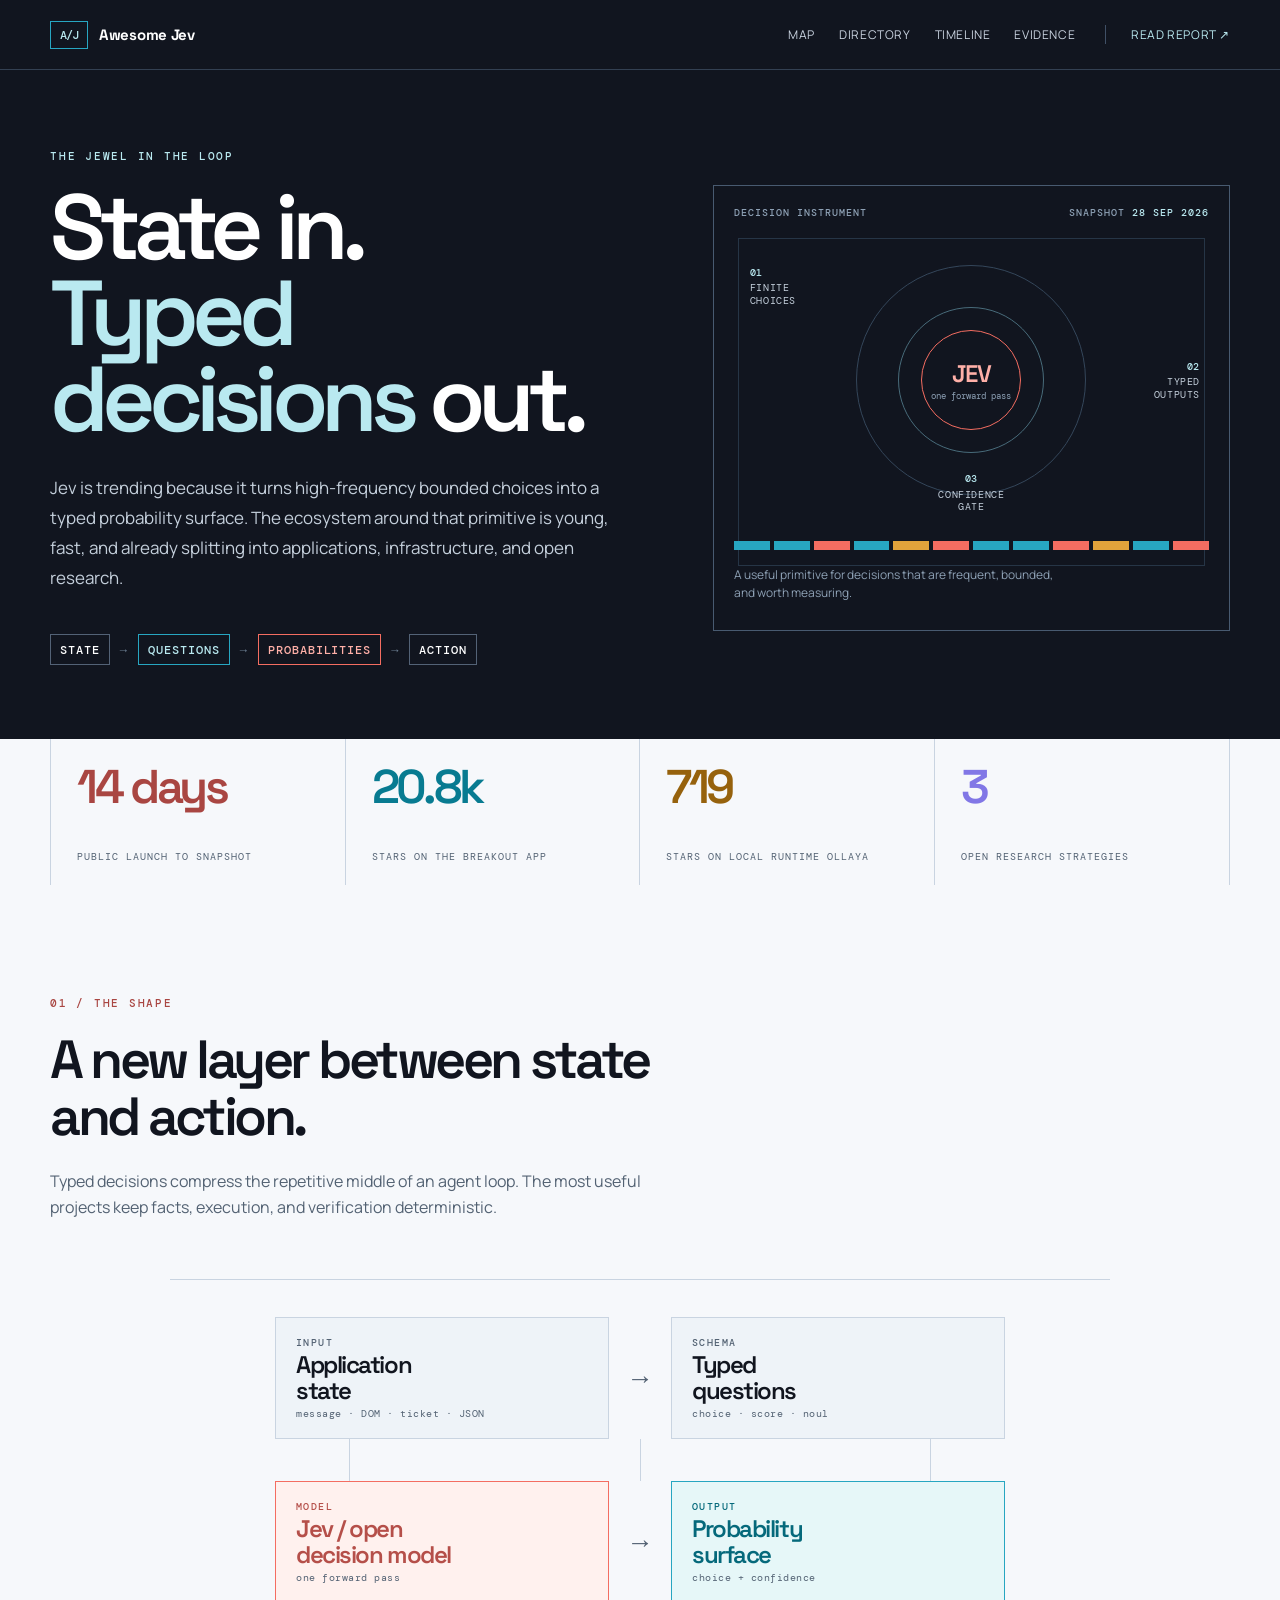
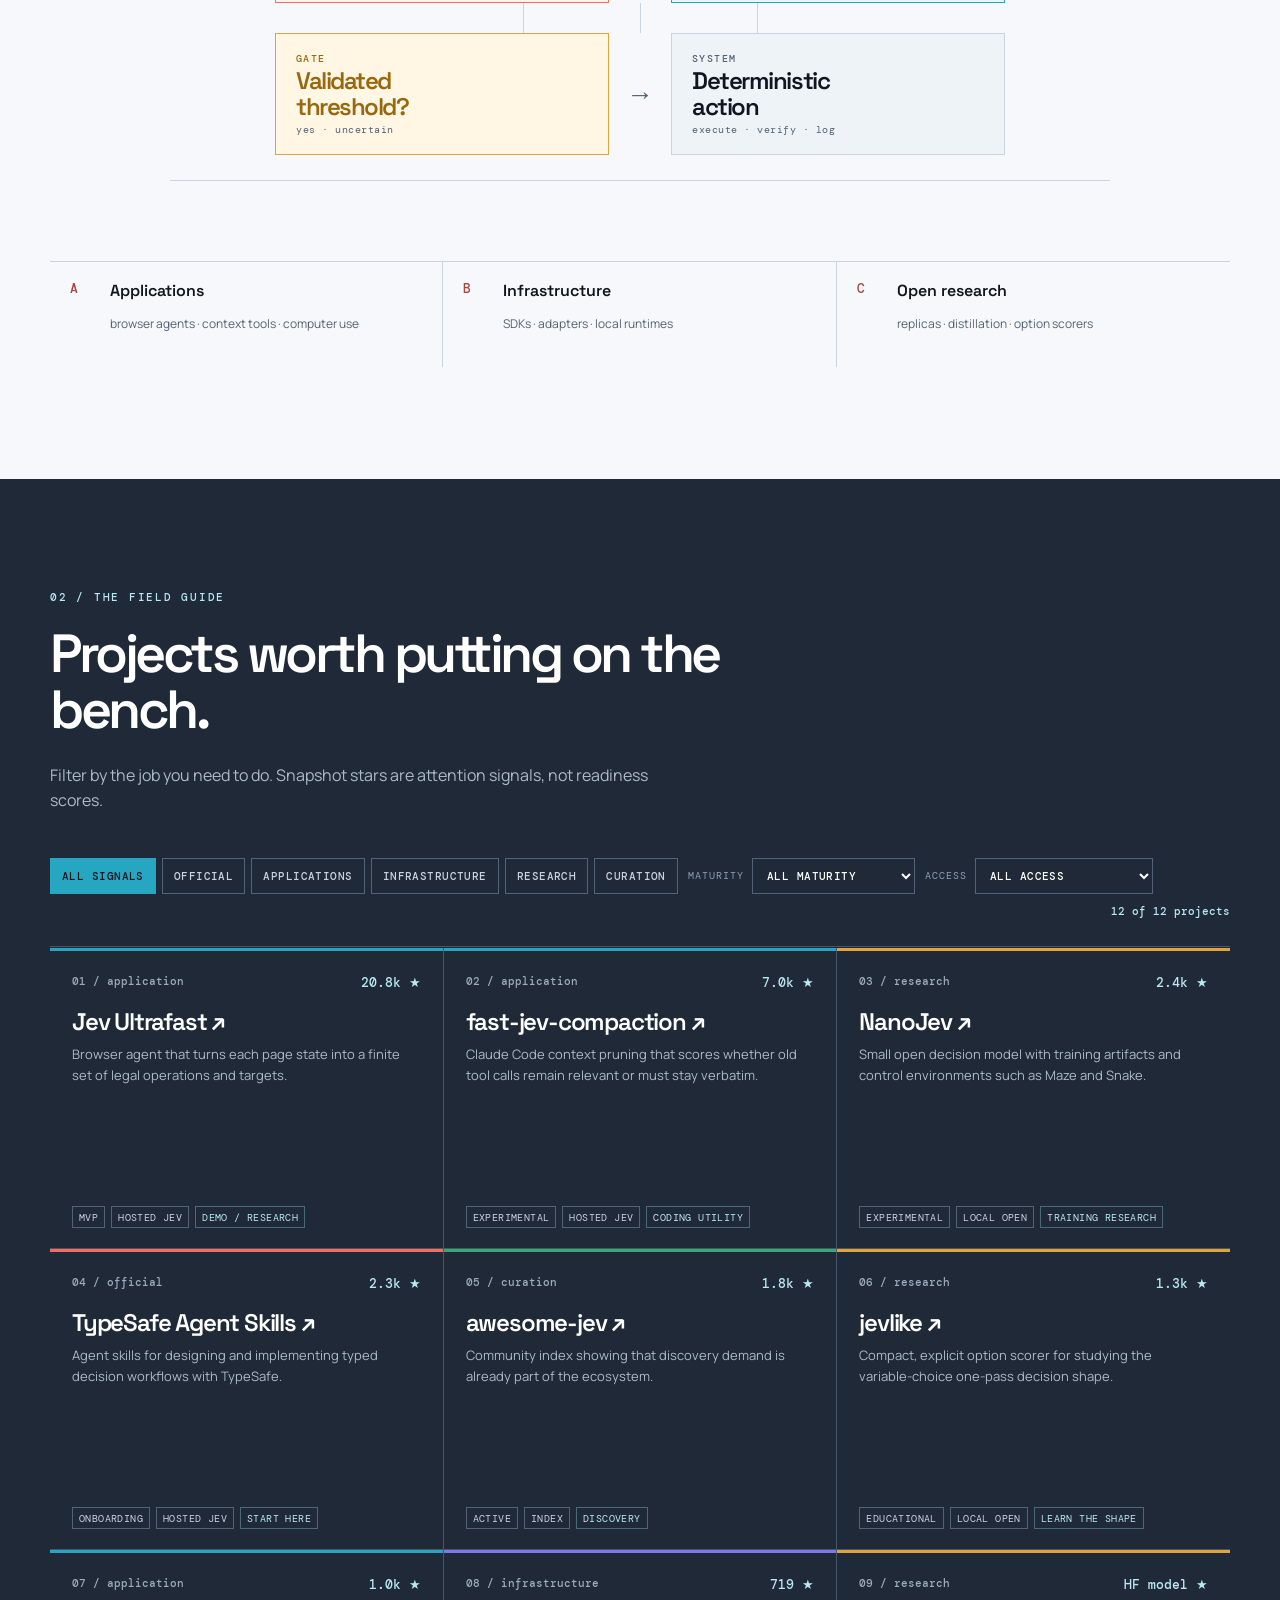
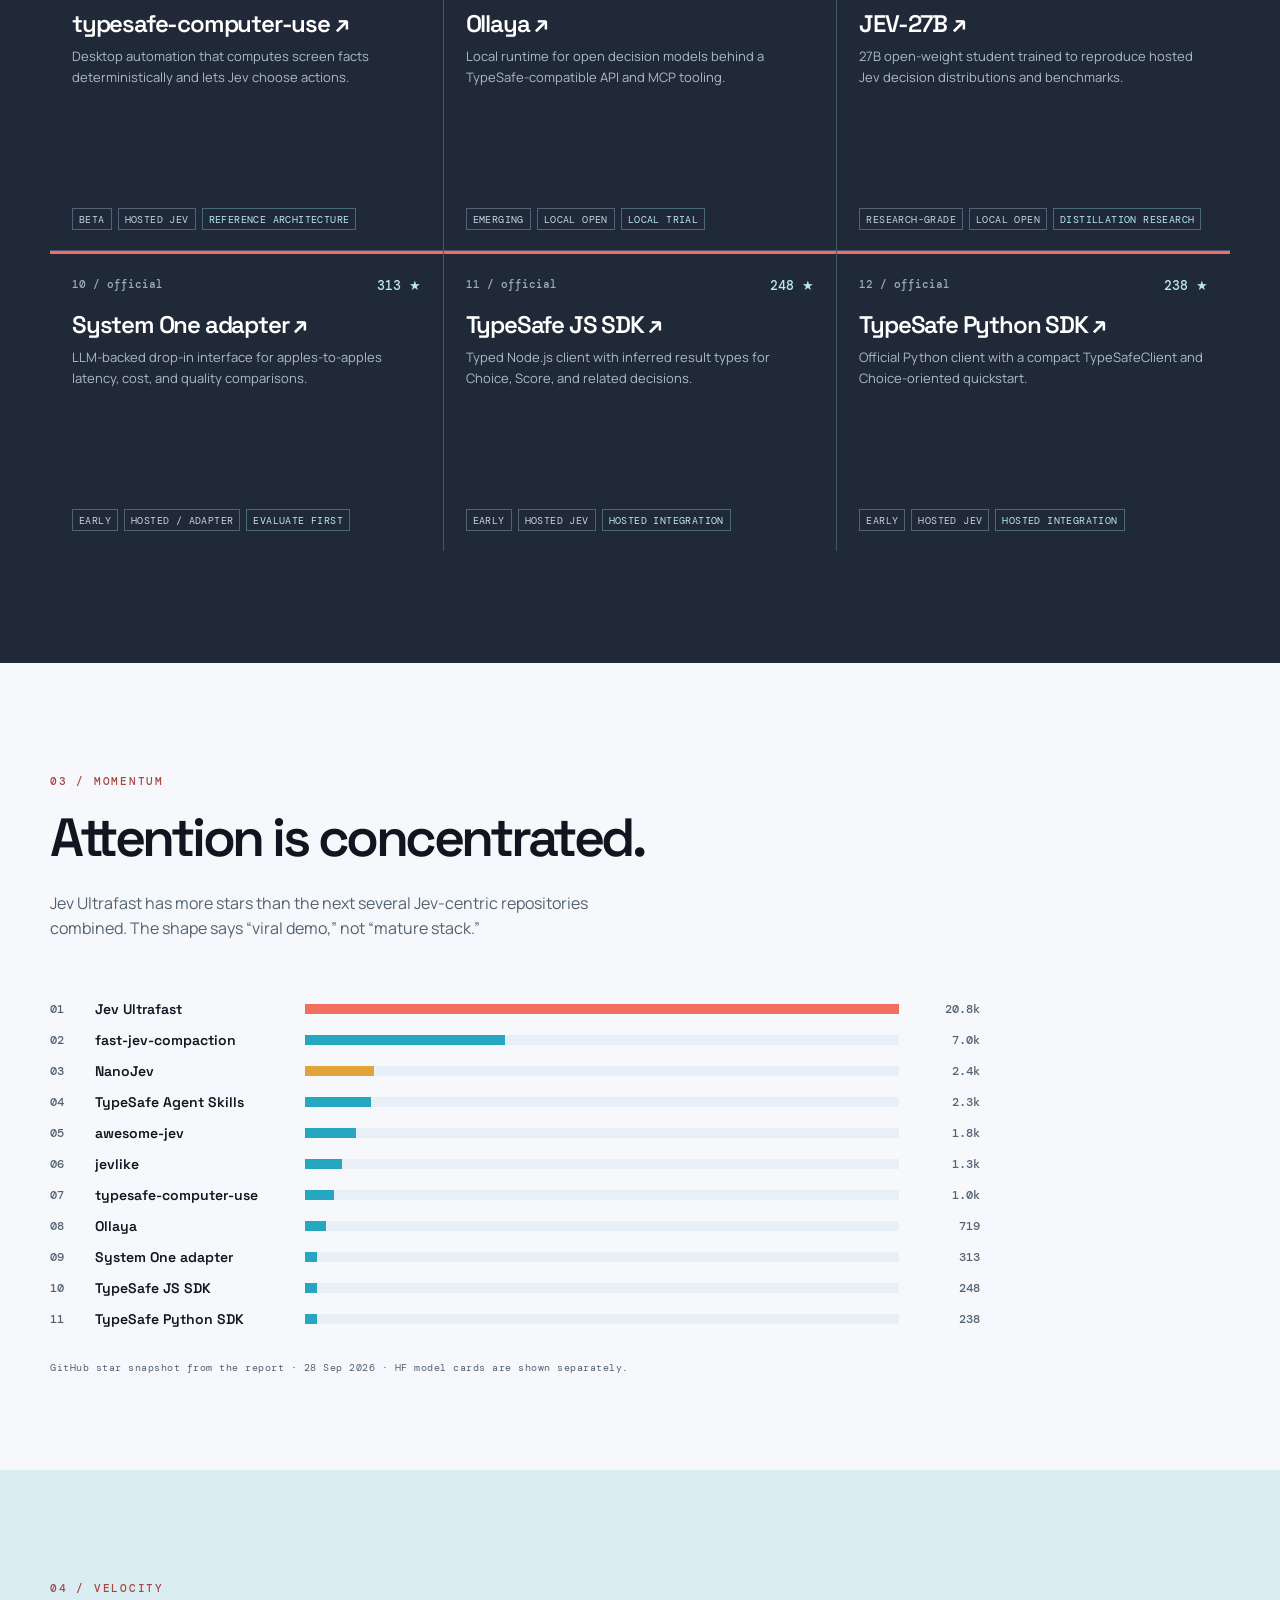
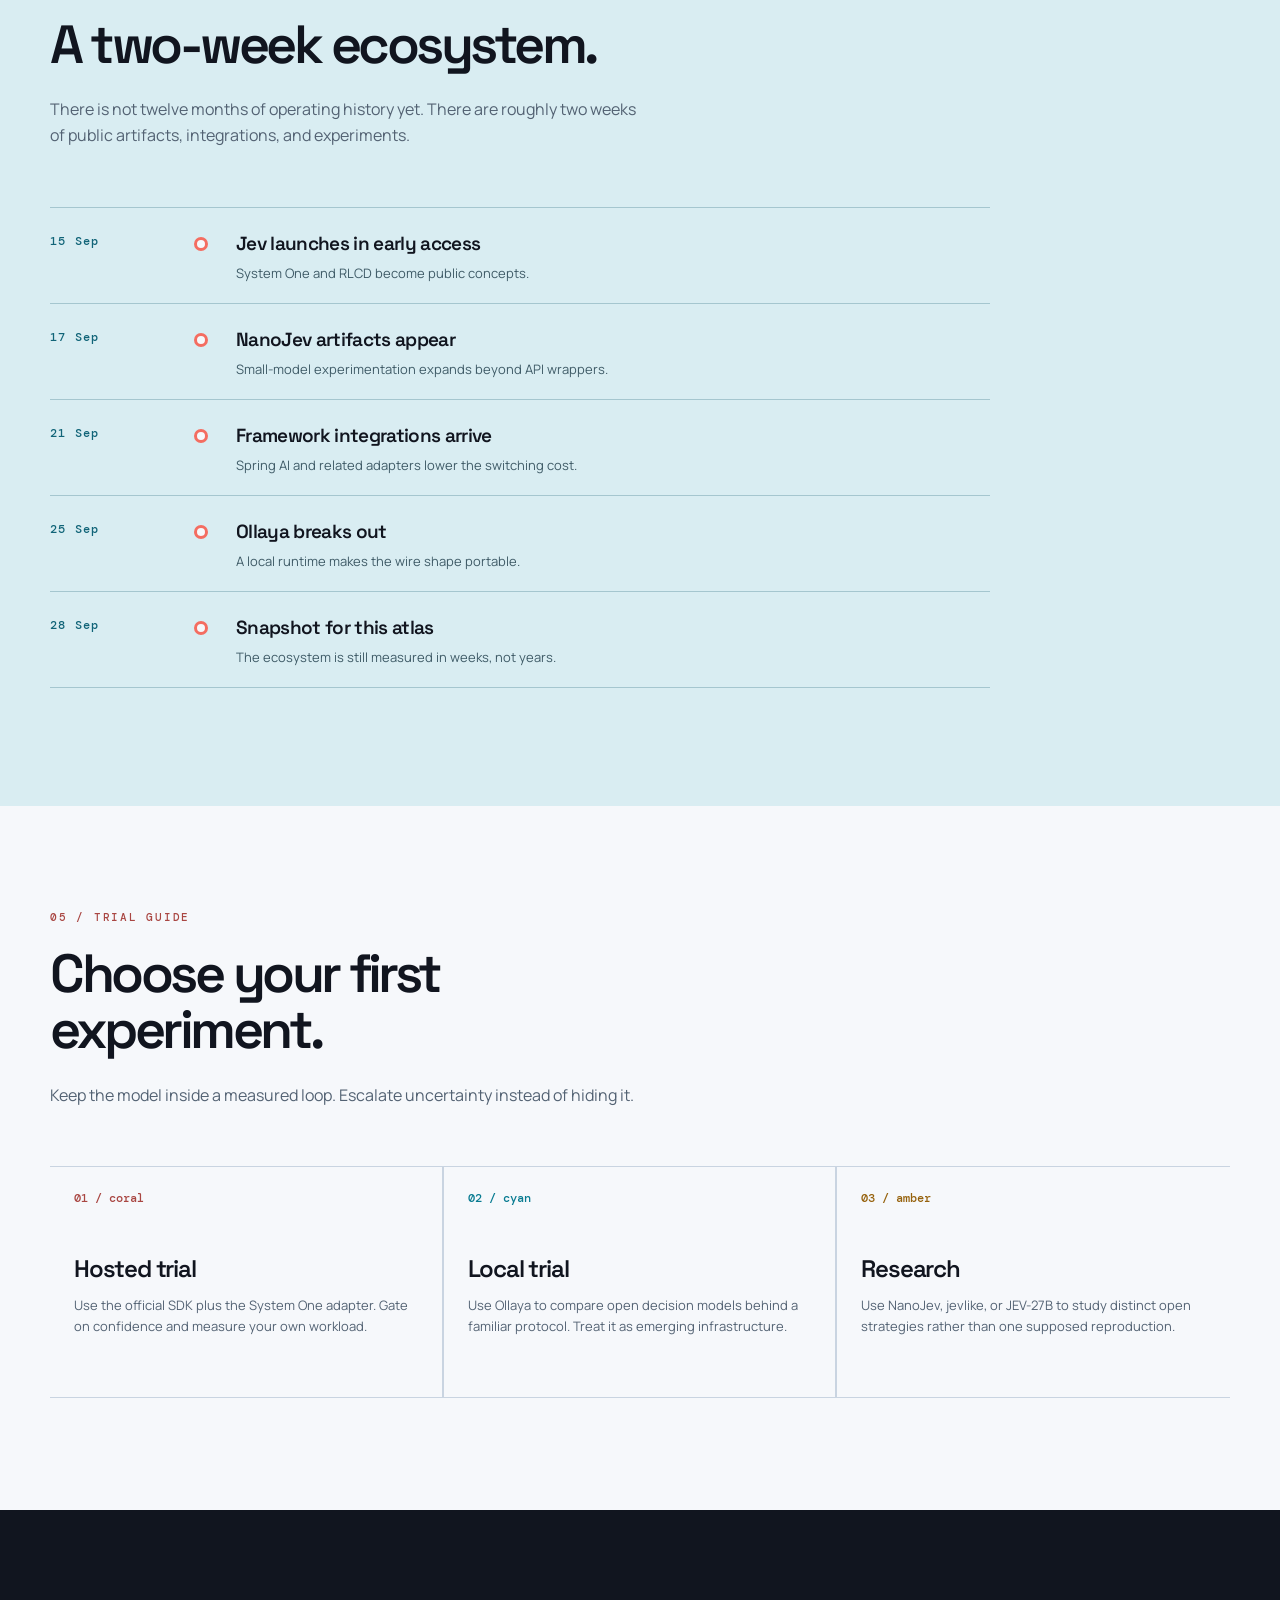
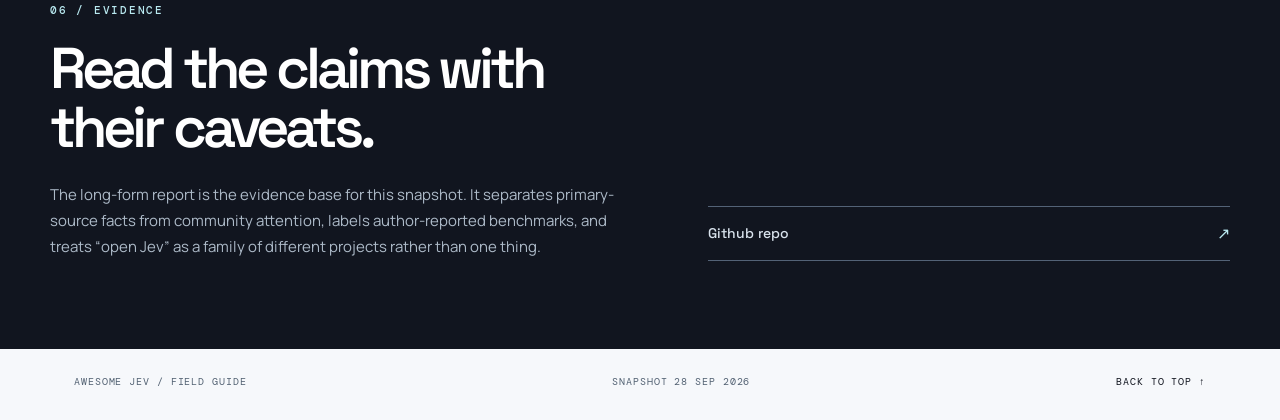
<file: index.html>
<!doctype html>
<html lang="en">
  <head>
    <meta charset="utf-8">
    <meta name="robots" content="noindex">
    <meta http-equiv="refresh" content="0; url=docs/index.html">
    <title>Awesome Jev</title>
  </head>
  <body>
    <p><a href="docs/index.html">Open Awesome Jev Projects</a></p>
    <script>window.location.replace('docs/index.html');</script>
  </body>
</html>
</file>
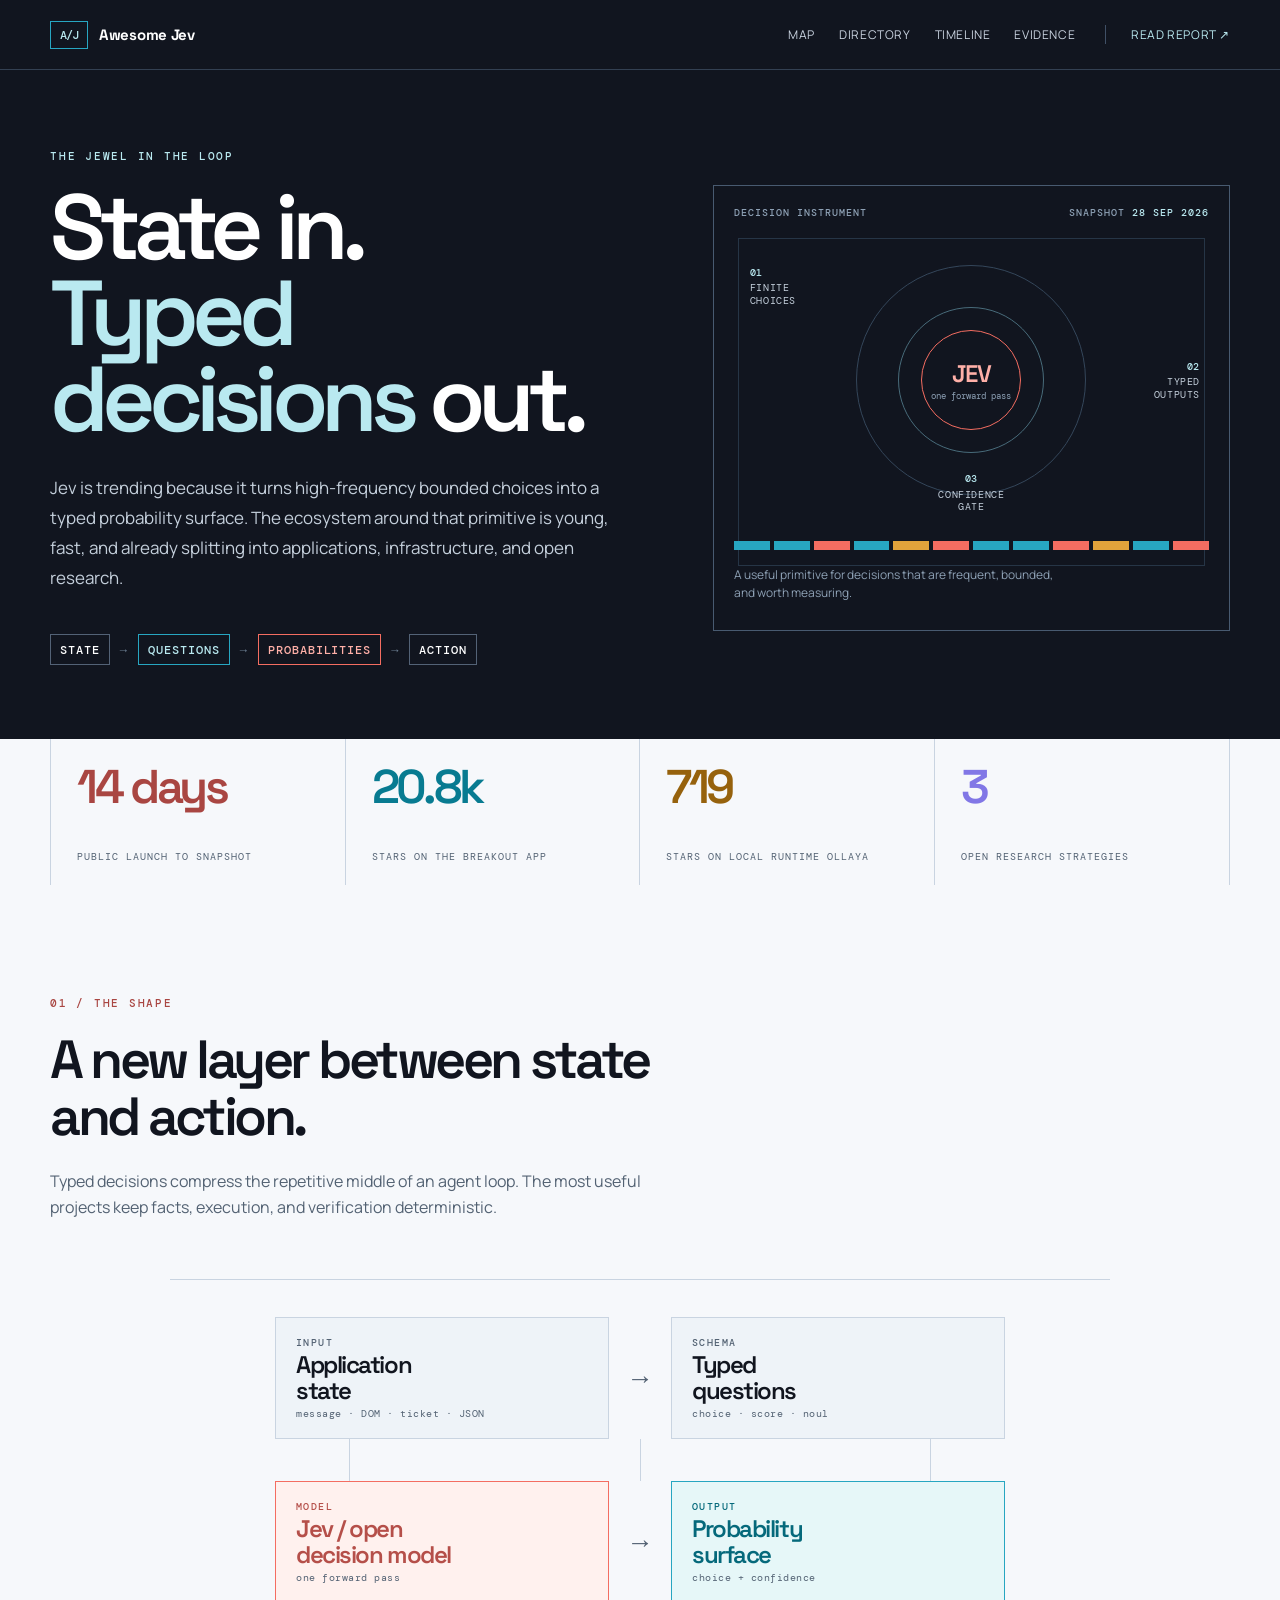
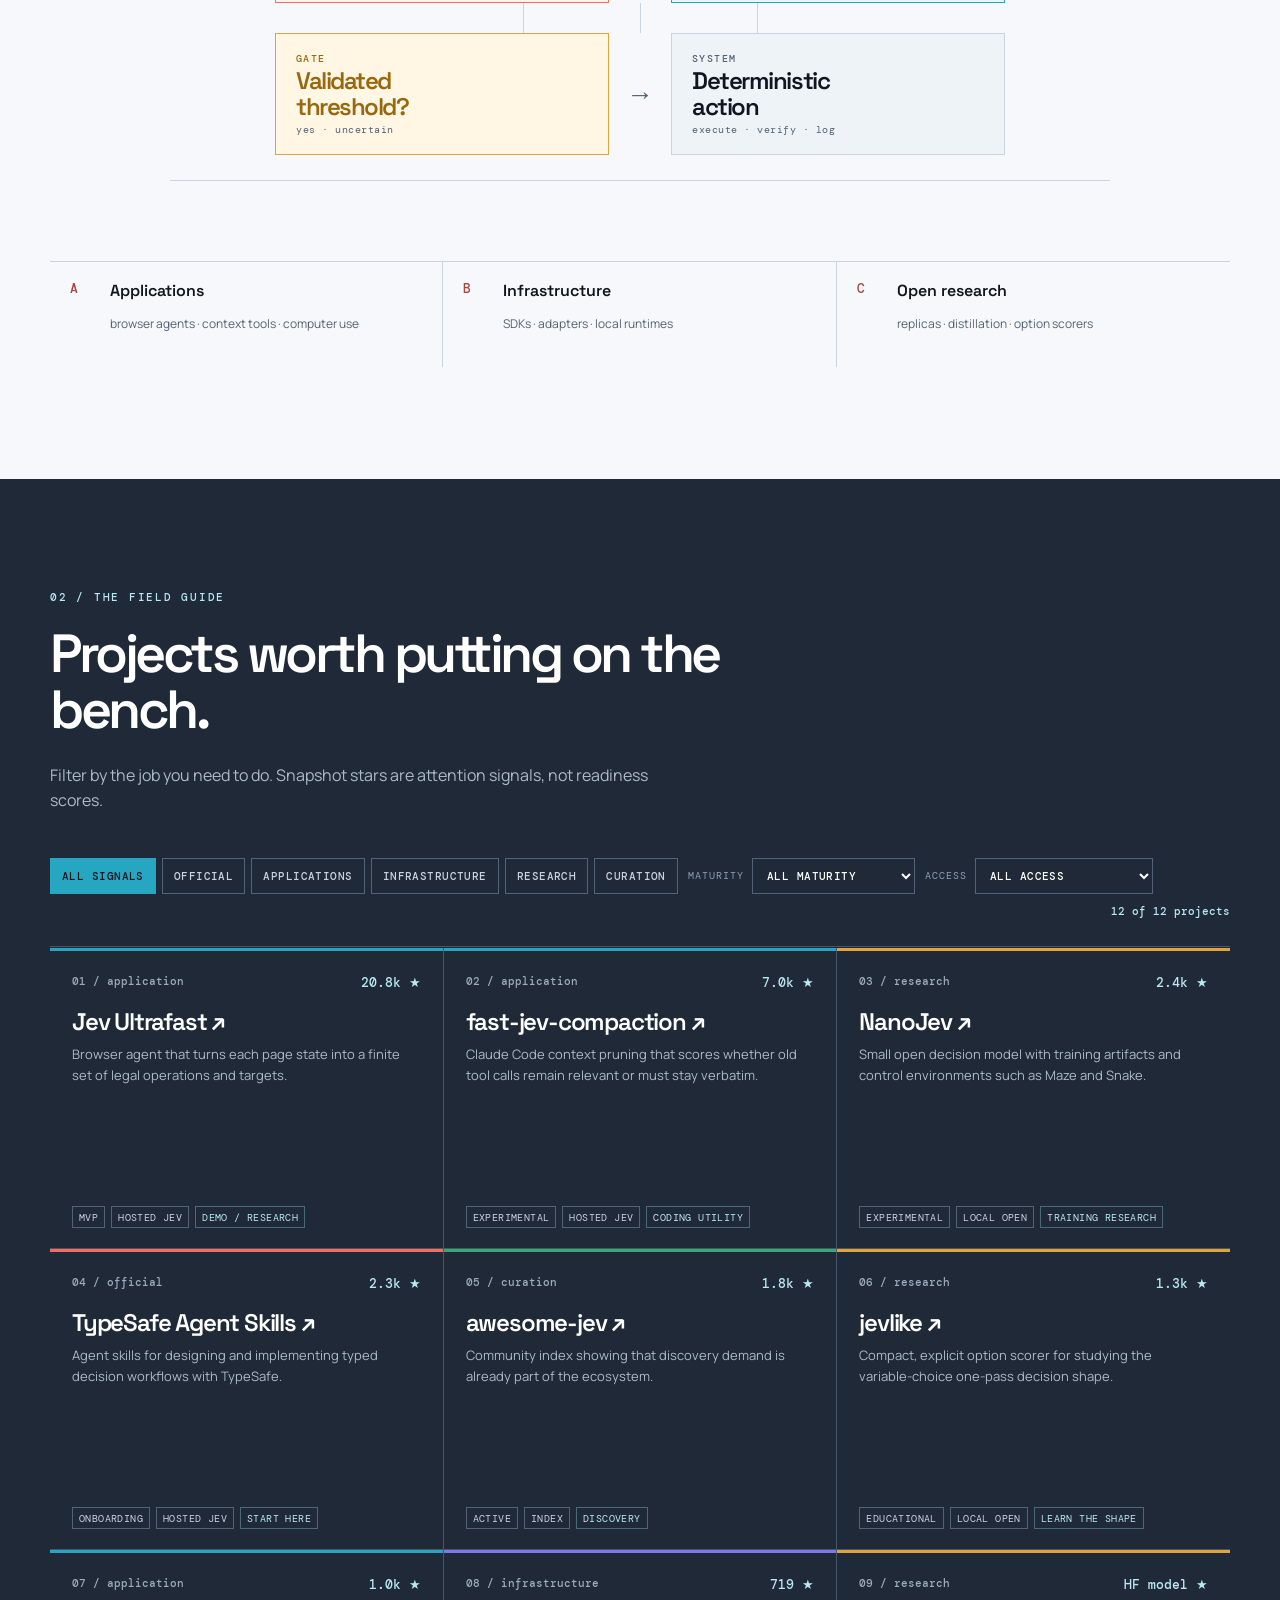
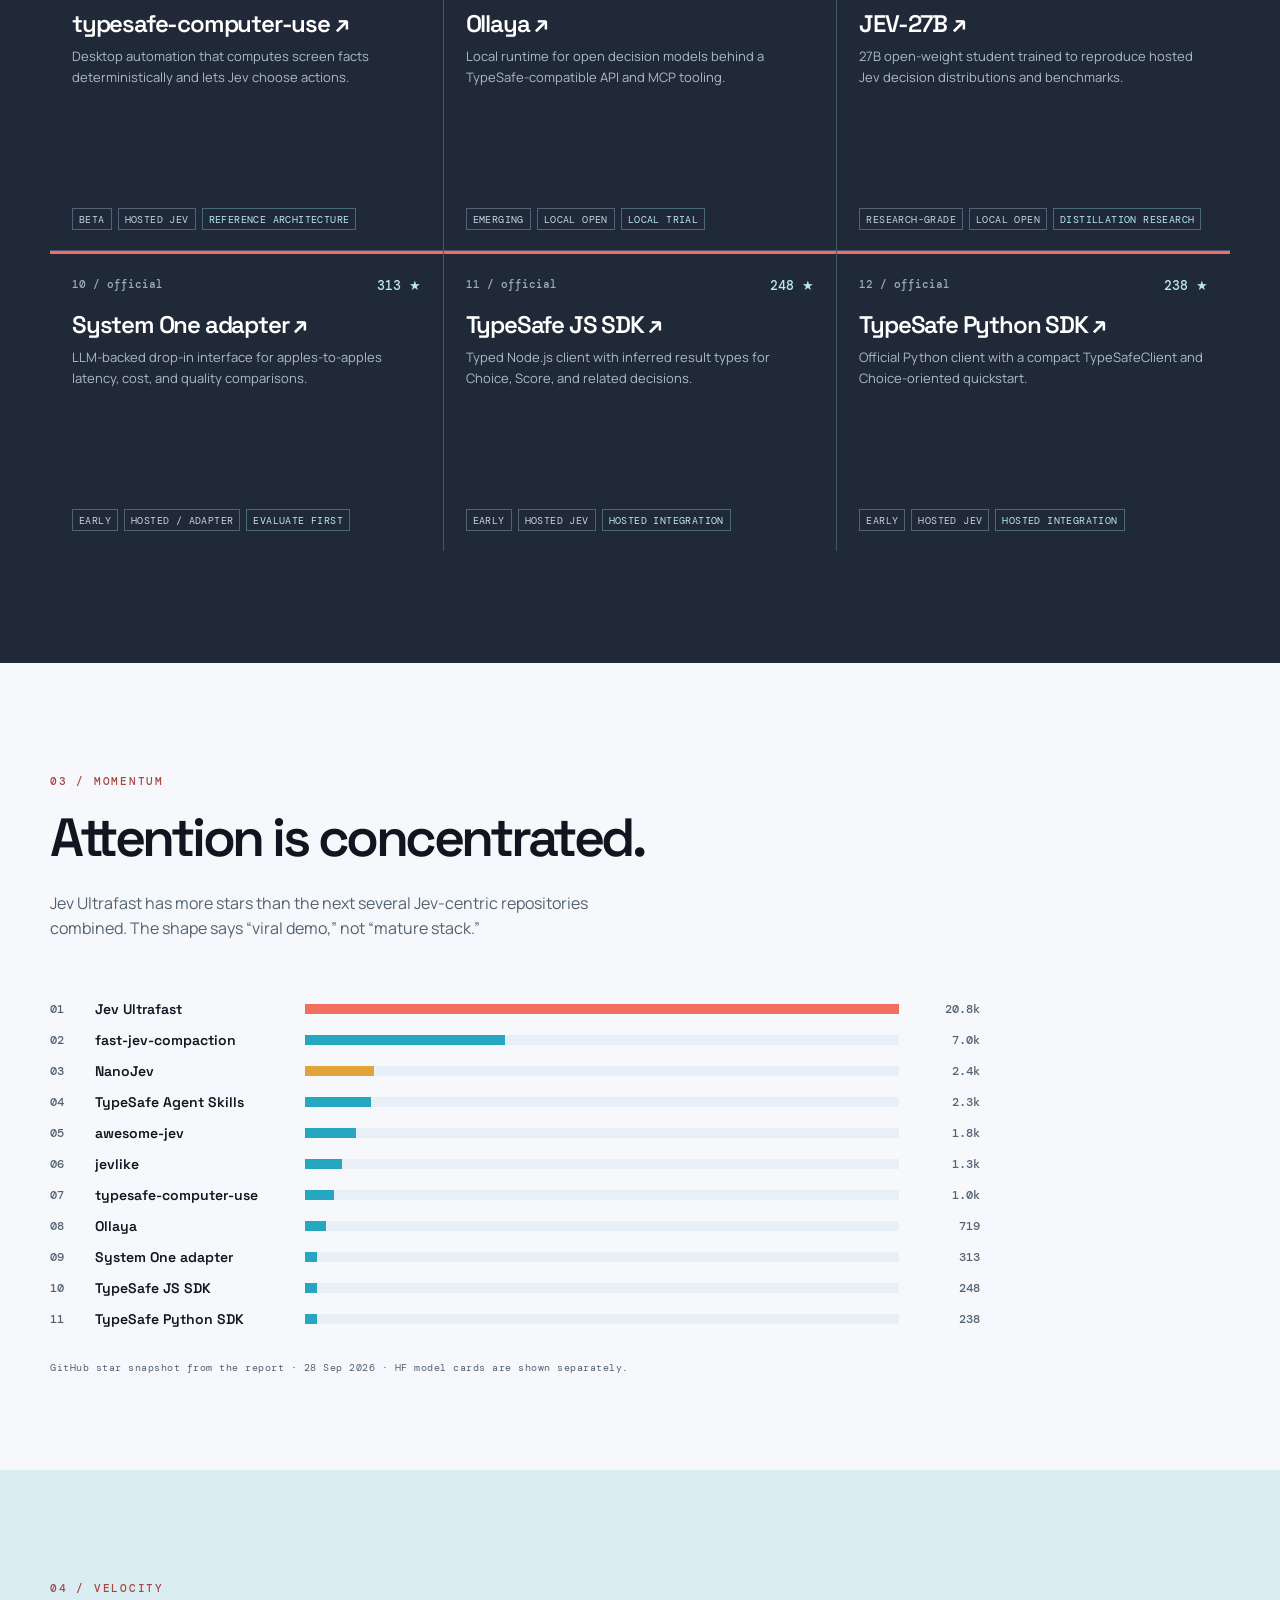
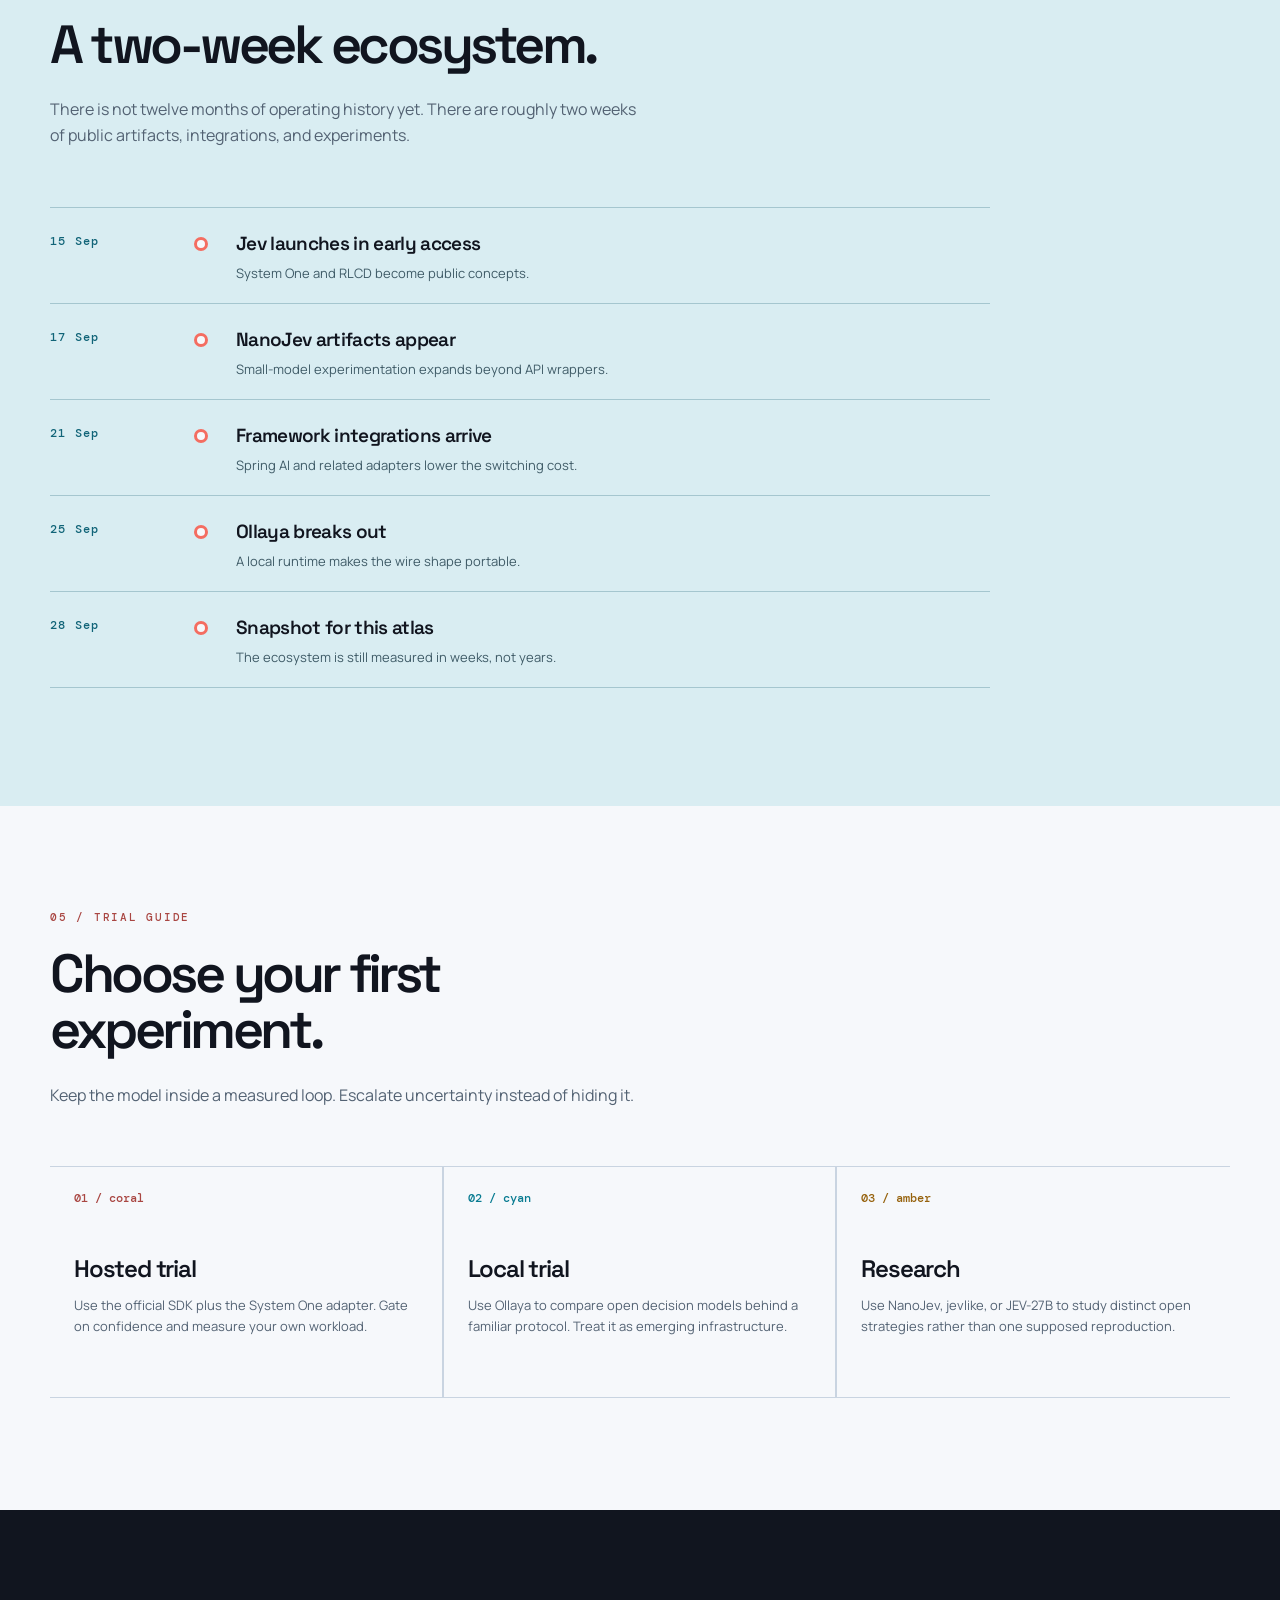
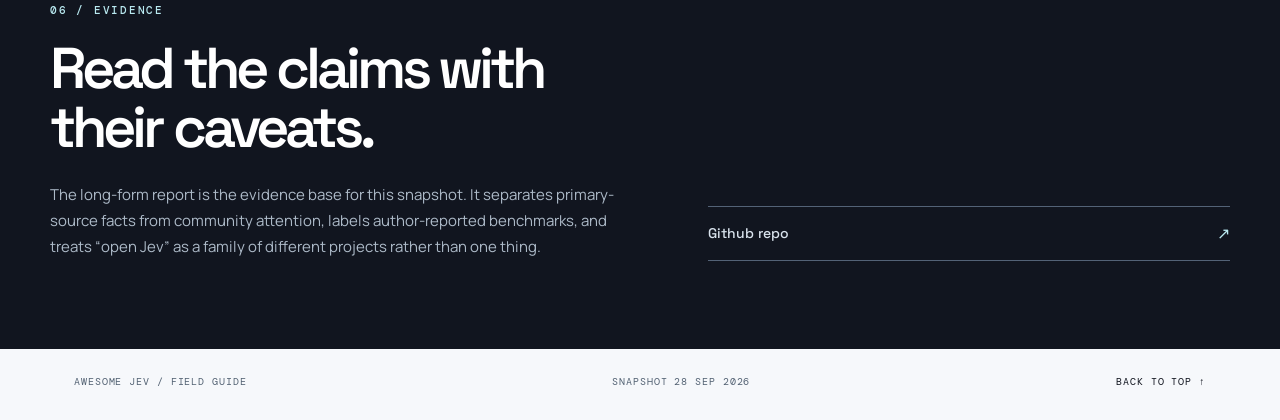
<file: docs/index.html>
<!doctype html>
<html lang="en">
  <head>
    <meta charset="utf-8">
    <meta name="viewport" content="width=device-width, initial-scale=1">
    <meta name="theme-color" content="#11151f">
    <meta name="description" content="A field guide to the young Jev ecosystem: typed decisions, agent loops, local runtimes, and open research.">
    <title>Awesome Jev Projects | Typed decision systems</title>
    <link rel="stylesheet" href="styles.css">
  </head>
  <body>
    <header class="site-header">
      <a class="brand" href="#top" aria-label="Awesome Jev home">
        <span class="brand-mark" aria-hidden="true">A/J</span>
        <span>Awesome Jev</span>
      </a>
      <nav class="site-nav" aria-label="Primary navigation">
        <a href="#map">Map</a>
        <a href="#directory">Directory</a>
        <a href="#timeline">Timeline</a>
        <a href="#read">Evidence</a>
      </nav>
      <a class="header-link" href="https://github.com/scienceaix/jev">Read report <span aria-hidden="true">↗</span></a>
    </header>

    <main id="top">
      <section class="hero band band-dark" aria-labelledby="hero-title">
        <div class="hero-grid">
          <div class="hero-copy">
            <p class="eyebrow" id="hero-eyebrow">THE JEWEL IN THE LOOP</p>
            <h1 id="hero-title">State in.<br><em>Typed decisions</em> out.</h1>
            <p class="hero-body" id="hero-body">Jev is trending because it turns high-frequency bounded choices into a typed probability surface. The ecosystem around that primitive is young, fast, and already splitting into applications, infrastructure, and open research.</p>
            <div class="formula" role="group" aria-label="Decision loop">
              <span>state</span><i aria-hidden="true">→</i><span>questions</span><i aria-hidden="true">→</i><span>probabilities</span><i aria-hidden="true">→</i><span>action</span>
            </div>
          </div>
          <div class="hero-instrument" role="group" aria-label="Decision instrument">
            <div class="instrument-topline"><span>DECISION INSTRUMENT</span><span>SNAPSHOT <b id="hero-snapshot">28 SEP 2026</b></span></div>
            <div class="instrument-core">
              <div class="instrument-orbit orbit-a"></div>
              <div class="instrument-orbit orbit-b"></div>
              <div class="instrument-center"><strong>JEV</strong><span>one forward pass</span></div>
              <div class="instrument-point point-a"><b>01</b><span>finite<br>choices</span></div>
              <div class="instrument-point point-b"><b>02</b><span>typed<br>outputs</span></div>
              <div class="instrument-point point-c"><b>03</b><span>confidence<br>gate</span></div>
            </div>
            <div class="confidence-ribbon" aria-hidden="true"><span></span><span></span><span></span><span></span><span></span><span></span><span></span><span></span><span></span><span></span><span></span><span></span></div>
            <p class="instrument-note">A useful primitive for decisions that are frequent, bounded, and worth measuring.</p>
          </div>
        </div>
      </section>

      <section class="metric-rail" aria-label="Ecosystem snapshot metrics" id="metrics"></section>

      <section class="band band-paper" id="map" aria-labelledby="map-title">
        <div class="section-heading">
          <p class="eyebrow eyebrow-dark">01 / THE SHAPE</p>
          <h2 id="map-title">A new layer between state and action.</h2>
          <p>Typed decisions compress the repetitive middle of an agent loop. The most useful projects keep facts, execution, and verification deterministic.</p>
        </div>
        <div class="architecture" role="group" aria-label="Jev ecosystem architecture">
          <div class="architecture-row architecture-inputs">
            <div class="architecture-node node-state"><span class="node-kicker">INPUT</span><strong>Application<br>state</strong><small>message · DOM · ticket · JSON</small></div>
            <div class="architecture-arrow" aria-hidden="true">→</div>
            <div class="architecture-node node-questions"><span class="node-kicker">SCHEMA</span><strong>Typed<br>questions</strong><small>choice · score · noul</small></div>
          </div>
          <div class="architecture-spine" aria-hidden="true"><span></span><span></span><span></span></div>
          <div class="architecture-row architecture-core">
            <div class="architecture-node node-model"><span class="node-kicker">MODEL</span><strong>Jev / open<br>decision model</strong><small>one forward pass</small></div>
            <div class="architecture-arrow" aria-hidden="true">→</div>
            <div class="architecture-node node-prob"><span class="node-kicker">OUTPUT</span><strong>Probability<br>surface</strong><small>choice + confidence</small></div>
          </div>
          <div class="architecture-spine spine-short" aria-hidden="true"><span></span><span></span></div>
          <div class="architecture-row architecture-output">
            <div class="architecture-node node-gate"><span class="node-kicker">GATE</span><strong>Validated<br>threshold?</strong><small>yes · uncertain</small></div>
            <div class="architecture-arrow" aria-hidden="true">→</div>
            <div class="architecture-node node-action"><span class="node-kicker">SYSTEM</span><strong>Deterministic<br>action</strong><small>execute · verify · log</small></div>
          </div>
        </div>
        <div class="layer-strip" role="group" aria-label="Ecosystem layers">
          <div><span class="layer-index">A</span><strong>Applications</strong><small>browser agents · context tools · computer use</small></div>
          <div><span class="layer-index">B</span><strong>Infrastructure</strong><small>SDKs · adapters · local runtimes</small></div>
          <div><span class="layer-index">C</span><strong>Open research</strong><small>replicas · distillation · option scorers</small></div>
        </div>
      </section>

      <section class="band band-ink" id="directory" aria-labelledby="directory-title">
        <div class="section-heading heading-light">
          <p class="eyebrow">02 / THE FIELD GUIDE</p>
          <h2 id="directory-title">Projects worth putting on the bench.</h2>
          <p>Filter by the job you need to do. Snapshot stars are attention signals, not readiness scores.</p>
        </div>
        <div class="filters" role="group" aria-label="Project filters">
          <div class="filter-group" id="role-filters" role="group" aria-label="Project role"></div>
          <label class="select-label">Maturity
            <select id="maturity-filter" aria-label="Filter by maturity"></select>
          </label>
          <label class="select-label">Access
            <select id="access-filter" aria-label="Filter by access mode"></select>
          </label>
          <span class="filter-count" id="filter-count" aria-live="polite"></span>
        </div>
        <div class="project-grid" id="project-grid"></div>
      </section>

      <section class="band band-paper leaderboard-band" id="leaderboard" aria-labelledby="leaderboard-title">
        <div class="section-heading">
          <p class="eyebrow eyebrow-dark">03 / MOMENTUM</p>
          <h2 id="leaderboard-title">Attention is concentrated.</h2>
          <p>Jev Ultrafast has more stars than the next several Jev-centric repositories combined. The shape says “viral demo,” not “mature stack.”</p>
        </div>
        <div class="leaderboard" id="leaderboard-list"></div>
        <p class="data-note">GitHub star snapshot from the report · 28 Sep 2026 · HF model cards are shown separately.</p>
      </section>

      <section class="band band-blue timeline-band" id="timeline" aria-labelledby="timeline-title">
        <div class="section-heading">
          <p class="eyebrow eyebrow-dark">04 / VELOCITY</p>
          <h2 id="timeline-title">A two-week ecosystem.</h2>
          <p>There is not twelve months of operating history yet. There are roughly two weeks of public artifacts, integrations, and experiments.</p>
        </div>
        <div class="timeline" id="timeline-list"></div>
      </section>

      <section class="band band-paper recommendations-band" aria-labelledby="recommendations-title">
        <div class="section-heading">
          <p class="eyebrow eyebrow-dark">05 / TRIAL GUIDE</p>
          <h2 id="recommendations-title">Choose your first experiment.</h2>
          <p>Keep the model inside a measured loop. Escalate uncertainty instead of hiding it.</p>
        </div>
        <div class="recommendation-grid" id="recommendation-list"></div>
      </section>

      <section class="band band-dark read-band" id="read" aria-labelledby="read-title">
        <div class="read-grid">
          <div>
            <p class="eyebrow">06 / EVIDENCE</p>
            <h2 id="read-title">Read the claims with their caveats.</h2>
            <p class="read-body">The long-form report is the evidence base for this snapshot. It separates primary-source facts from community attention, labels author-reported benchmarks, and treats “open Jev” as a family of different projects rather than one thing.</p>
          </div>
          <div class="read-links">
            <a class="read-link" href="https://github.com/scienceaix/jev"><span>Github repo</span><b aria-hidden="true">↗</b></a>
          </div>
        </div>
      </section>
    </main>

    <footer class="site-footer">
      <span>AWESOME JEV / FIELD GUIDE</span>
      <span>Snapshot 28 Sep 2026</span>
      <a href="#top">Back to top ↑</a>
    </footer>

    <script src="data.js"></script>
    <script src="app.js"></script>
  </body>
</html>
</file>
<file: docs/styles.css>
@import url('https://fonts.googleapis.com/css2?family=DM+Mono:wght@400;500&family=Manrope:wght@400;500;600;700;800&family=Space+Grotesk:wght@400;500;600;700&display=swap');

:root {
  --ink: #11151f;
  --ink-2: #202938;
  --paper: #f6f8fb;
  --paper-2: #e9eff6;
  --line: #c9d4e1;
  --muted: #536273;
  --coral: #f46d61;
  --coral-dark: #a94642;
  --cyan: #27a6c1;
  --cyan-dark: #087b91;
  --cyan-soft: #b9e9f0;
  --amber: #e2a33b;
  --amber-dark: #96620d;
  --violet: #8177e6;
  --green: #38a875;
  --white: #fff;
  --display: 'Space Grotesk', 'Arial Narrow', sans-serif;
  --body: 'Manrope', system-ui, sans-serif;
  --mono: 'DM Mono', 'SFMono-Regular', Consolas, monospace;
  --max: 1180px;
}

* { box-sizing: border-box; }
html { scroll-behavior: smooth; }
body {
  margin: 0;
  background: var(--paper);
  color: var(--ink);
  font-family: var(--body);
  font-size: 15px;
  line-height: 1.6;
}
a { color: inherit; text-decoration-thickness: 1px; text-underline-offset: 3px; }
a:hover { color: var(--coral); }
:focus-visible { outline: 3px solid var(--amber); outline-offset: 3px; }

.site-header {
  height: 70px;
  padding: 0 max(24px, calc((100vw - var(--max)) / 2));
  display: flex;
  align-items: center;
  gap: 30px;
  background: var(--ink);
  color: var(--white);
  border-bottom: 1px solid #334052;
  position: sticky;
  top: 0;
  z-index: 20;
}
.brand { display: flex; align-items: center; gap: 11px; text-decoration: none; font-family: var(--display); font-weight: 700; letter-spacing: -.02em; white-space: nowrap; }
.brand-mark { display: grid; place-items: center; width: 38px; height: 28px; border: 1px solid var(--cyan); color: var(--cyan-soft); font: 500 12px var(--mono); letter-spacing: -.08em; }
.site-nav { display: flex; align-items: center; gap: 24px; margin-left: auto; }
.site-nav a, .header-link { color: #c9d3e0; font-size: 12px; letter-spacing: .05em; text-transform: uppercase; text-decoration: none; }
.site-nav a:hover, .header-link:hover { color: var(--white); }
.header-link { border-left: 1px solid #405066; padding-left: 25px; color: var(--cyan-soft); }

.band { padding: 112px max(24px, calc((100vw - var(--max)) / 2)); }
.band-dark { background: var(--ink); color: var(--white); }
.band-ink { background: var(--ink-2); color: var(--white); }
.band-paper { background: var(--paper); }
.band-blue { background: #d9edf2; }
.hero { padding-top: 80px; padding-bottom: 74px; min-height: 660px; display: grid; align-items: center; }
.hero-grid { max-width: var(--max); width: 100%; margin: 0 auto; display: grid; grid-template-columns: minmax(0, 1.04fr) minmax(340px, .96fr); gap: clamp(44px, 8vw, 112px); align-items: center; }
.eyebrow { color: var(--cyan-soft); font: 500 11px/1.2 var(--mono); letter-spacing: .16em; text-transform: uppercase; margin: 0 0 22px; }
.eyebrow-dark { color: var(--coral-dark); }
.hero h1 { margin: 0; font: 600 clamp(3.5rem, 7.2vw, 6.75rem)/.93 var(--display); letter-spacing: -.075em; }
.hero h1 em { color: var(--cyan-soft); font-style: normal; }
.hero-body { max-width: 600px; margin: 31px 0 0; color: #c4cfdb; font-size: 17px; line-height: 1.75; }
.formula { display: flex; align-items: center; flex-wrap: wrap; gap: 10px; margin-top: 42px; color: var(--white); font: 500 12px var(--mono); text-transform: uppercase; letter-spacing: .08em; }
.formula span { padding: 7px 9px 6px; border: 1px solid #536276; }
.formula span:nth-of-type(2) { border-color: var(--cyan); color: var(--cyan-soft); }
.formula span:nth-of-type(3) { border-color: var(--coral); color: #ffb0a8; }
.formula i { color: #6f8195; font-style: normal; }

.hero-instrument { min-height: 446px; border: 1px solid #485a70; padding: 20px 20px 22px; position: relative; overflow: hidden; }
.hero-instrument::after { content: ''; position: absolute; inset: 52px 24px 64px; border: 1px solid #263546; pointer-events: none; }
.instrument-topline { display: flex; justify-content: space-between; gap: 18px; color: #8da0b4; font: 500 10px var(--mono); letter-spacing: .1em; position: relative; z-index: 1; }
.instrument-topline b { color: var(--cyan-soft); font-weight: 500; }
.instrument-core { min-height: 322px; position: relative; }
.instrument-orbit { position: absolute; border: 1px solid #34465a; border-radius: 50%; left: 50%; top: 50%; transform: translate(-50%, -50%); }
.orbit-a { width: 230px; height: 230px; }
.orbit-b { width: 146px; height: 146px; border-color: #486b7a; }
.instrument-center { position: absolute; left: 50%; top: 50%; transform: translate(-50%, -50%); width: 100px; height: 100px; border: 1px solid var(--coral); border-radius: 50%; display: grid; place-content: center; text-align: center; background: var(--ink); }
.instrument-center strong { font: 600 24px var(--display); letter-spacing: -.05em; color: #ffb0a8; }
.instrument-center span { font: 9px var(--mono); color: #8da0b4; margin-top: 1px; }
.instrument-point { position: absolute; display: grid; gap: 3px; color: #c4cfdb; font: 10px/1.25 var(--mono); text-transform: uppercase; letter-spacing: .06em; }
.instrument-point b { color: var(--cyan-soft); font-weight: 500; }
.point-a { top: 48px; left: 16px; }
.point-b { top: 142px; right: 9px; text-align: right; }
.point-c { bottom: 27px; left: 50%; transform: translateX(-50%); text-align: center; }
.confidence-ribbon { display: flex; height: 9px; gap: 4px; position: relative; z-index: 1; }
.confidence-ribbon span { display: block; height: 100%; flex: 1; background: var(--cyan); }
.confidence-ribbon span:nth-child(3n) { background: var(--coral); }
.confidence-ribbon span:nth-child(5n) { background: var(--amber); }
.instrument-note { color: #8da0b4; margin: 16px 0 0; font-size: 12px; line-height: 1.5; max-width: 340px; }

.metric-rail { max-width: var(--max); margin: 0 auto; display: grid; grid-template-columns: repeat(4, 1fr); border-left: 1px solid var(--line); border-right: 1px solid var(--line); background: var(--paper); }
.metric { min-height: 146px; padding: 24px 26px 22px; border-right: 1px solid var(--line); display: flex; flex-direction: column; justify-content: space-between; }
.metric:last-child { border-right: 0; }
.metric-value { font: 600 clamp(2rem, 3.7vw, 3.5rem)/1 var(--display); letter-spacing: -.07em; }
.metric-label { color: var(--muted); font: 10px var(--mono); letter-spacing: .1em; text-transform: uppercase; }
.metric-coral .metric-value { color: var(--coral-dark); }
.metric-cyan .metric-value { color: var(--cyan-dark); }
.metric-amber .metric-value { color: var(--amber-dark); }
.metric-paper .metric-value { color: var(--violet); }

.section-heading { max-width: 670px; margin-bottom: 58px; }
.section-heading h2 { margin: 0; font: 600 clamp(2rem, 4.2vw, 4rem)/1.05 var(--display); letter-spacing: -.065em; }
.section-heading > p:last-child { margin: 24px 0 0; color: var(--muted); font-size: 16px; max-width: 600px; }
.heading-light > p:last-child, .band-ink .section-heading > p:last-child { color: #adbac8; }

.architecture { max-width: 940px; margin: 0 auto 80px; padding: 37px 0 25px; border-top: 1px solid var(--line); border-bottom: 1px solid var(--line); }
.architecture-row { display: grid; grid-template-columns: 1fr 62px 1fr; align-items: center; max-width: 730px; margin: 0 auto; }
.architecture-node { min-height: 122px; padding: 18px 20px; border: 1px solid var(--line); background: #eef3f8; display: flex; flex-direction: column; justify-content: space-between; }
.architecture-node strong { font: 600 24px/1.05 var(--display); letter-spacing: -.06em; }
.architecture-node small { color: var(--muted); font: 10px var(--mono); letter-spacing: .05em; }
.node-kicker { color: var(--muted); font: 500 10px var(--mono); letter-spacing: .14em; }
.node-model { border-color: var(--coral); background: #fff1ee; }
.node-model .node-kicker, .node-model strong { color: #b54f49; }
.node-prob { border-color: var(--cyan); background: #e6f7f8; }
.node-prob .node-kicker, .node-prob strong { color: #05697b; }
.node-gate { border-color: var(--amber); background: #fff6e4; }
.node-gate .node-kicker, .node-gate strong { color: #98670e; }
.architecture-arrow { text-align: center; color: var(--muted); font: 27px var(--mono); }
.architecture-spine { height: 42px; width: 62%; margin: 0 auto; border-left: 1px solid var(--line); border-right: 1px solid var(--line); position: relative; }
.architecture-spine::before, .architecture-spine::after { content: ''; position: absolute; left: 50%; width: 1px; height: 100%; background: var(--line); }
.architecture-spine::before { top: 0; }
.architecture-spine::after { bottom: 0; }
.spine-short { height: 30px; width: 25%; }
.layer-strip { display: grid; grid-template-columns: repeat(3, 1fr); border-top: 1px solid var(--line); }
.layer-strip > div { min-height: 105px; padding: 18px 20px; border-right: 1px solid var(--line); display: grid; grid-template-columns: 28px 1fr; column-gap: 12px; align-items: start; }
.layer-strip > div:last-child { border-right: 0; }
.layer-index { color: var(--coral-dark); font: 500 13px var(--mono); }
.layer-strip strong { font: 600 16px var(--display); }
.layer-strip small { grid-column: 2; color: var(--muted); line-height: 1.4; font-size: 12px; }

.band-ink .section-heading { margin-bottom: 44px; }
.filters { display: flex; gap: 10px; align-items: center; flex-wrap: wrap; padding: 0 0 28px; border-bottom: 1px solid #465567; }
.filter-group { display: flex; gap: 6px; flex-wrap: wrap; }
.filter-button, .select-label select { border: 1px solid #536276; background: transparent; color: #c9d3e0; font: 500 11px var(--mono); letter-spacing: .04em; text-transform: uppercase; }
.filter-button { min-height: 36px; padding: 7px 11px; cursor: pointer; }
.filter-button:hover, .filter-button[aria-pressed="true"] { background: var(--cyan); border-color: var(--cyan); color: var(--ink); }
.select-label { display: inline-flex; align-items: center; gap: 8px; color: #8da0b4; font: 10px var(--mono); letter-spacing: .1em; text-transform: uppercase; }
.select-label select { min-height: 36px; padding: 0 26px 0 10px; cursor: pointer; color: var(--white); }
.select-label option { background: var(--ink-2); color: var(--white); }
.filter-count { margin-left: auto; color: var(--cyan-soft); font: 500 11px var(--mono); }
.project-grid { display: grid; grid-template-columns: repeat(3, 1fr); gap: 1px; margin-top: 1px; background: #465567; }
.project-card { min-height: 300px; padding: 23px 22px 20px; background: var(--ink-2); border-top: 3px solid var(--cyan); display: flex; flex-direction: column; }
.project-card[data-role="research"] { border-top-color: var(--amber); }
.project-card[data-role="official"] { border-top-color: var(--coral); }
.project-card[data-role="infrastructure"] { border-top-color: var(--violet); }
.project-card[data-role="curation"] { border-top-color: var(--green); }
.project-card:hover { background: #263343; }
.project-card-top { display: flex; justify-content: space-between; gap: 12px; align-items: start; }
.project-rank { color: #9dacbb; font: 500 11px var(--mono); }
.project-stars { color: var(--cyan-soft); font: 500 13px var(--mono); }
.project-card h3 { margin: 18px 0 9px; font: 600 24px/1.1 var(--display); letter-spacing: -.05em; }
.project-card h3 a { text-decoration: none; }
.project-card p { color: #adbac8; margin: 0; font-size: 13px; line-height: 1.6; }
.project-card-footer { margin-top: auto; padding-top: 23px; display: flex; flex-wrap: wrap; gap: 6px; }
.tag { border: 1px solid #536276; padding: 4px 6px 3px; color: #c9d3e0; font: 10px var(--mono); letter-spacing: .04em; text-transform: uppercase; }
.tag-signal { border-color: #486b7a; color: var(--cyan-soft); }
.empty-state { grid-column: 1 / -1; padding: 56px 22px; background: var(--ink-2); color: #c9d3e0; text-align: center; font: 13px var(--mono); }

.leaderboard-band { padding-top: 112px; padding-bottom: 96px; }
.leaderboard { display: grid; gap: 13px; max-width: 930px; }
.leader-row { display: grid; grid-template-columns: 30px 195px 1fr 66px; gap: 15px; align-items: center; }
.leader-rank, .leader-stars { font: 500 12px var(--mono); }
.leader-rank { color: var(--muted); }
.leader-name { font: 600 14px var(--display); text-decoration: none; white-space: nowrap; overflow: hidden; text-overflow: ellipsis; }
.leader-track { height: 10px; background: var(--paper-2); position: relative; }
.leader-fill { height: 100%; background: var(--cyan); min-width: 3px; }
.leader-row:first-child .leader-fill { background: var(--coral); }
.leader-row:nth-child(3) .leader-fill { background: var(--amber); }
.leader-stars { color: var(--muted); text-align: right; }
.data-note { color: var(--muted); font: 10px var(--mono); letter-spacing: .05em; margin: 33px 0 0; }

.timeline-band { padding-bottom: 118px; }
.timeline { max-width: 940px; border-top: 1px solid #a5c6cf; }
.timeline-item { display: grid; grid-template-columns: 120px 18px 1fr; gap: 24px; min-height: 96px; padding: 25px 0 19px; border-bottom: 1px solid #a5c6cf; }
.timeline-date { color: #116478; font: 500 12px var(--mono); letter-spacing: .1em; }
.timeline-marker { width: 14px; height: 14px; margin-top: 4px; border: 3px solid var(--coral); border-radius: 50%; background: var(--paper); }
.timeline-title { font: 600 19px/1.1 var(--display); letter-spacing: -.035em; }
.timeline-detail { margin: 6px 0 0; color: #3f5b67; font-size: 13px; }

.recommendations-band { padding-top: 105px; }
.recommendation-grid { display: grid; grid-template-columns: repeat(3, 1fr); gap: 1px; background: var(--line); border-top: 1px solid var(--line); border-bottom: 1px solid var(--line); }
.recommendation { min-height: 230px; background: var(--paper); padding: 23px 24px; border-right: 1px solid var(--line); }
.recommendation:last-child { border-right: 0; }
.recommendation-index { display: block; font: 500 12px var(--mono); color: var(--coral-dark); margin-bottom: 47px; }
.recommendation:nth-child(2) .recommendation-index { color: var(--cyan-dark); }
.recommendation:nth-child(3) .recommendation-index { color: var(--amber-dark); }
.recommendation h3 { margin: 0 0 11px; font: 600 24px var(--display); letter-spacing: -.05em; }
.recommendation p { color: var(--muted); margin: 0; font-size: 13px; line-height: 1.6; }

.read-band { padding-top: 94px; padding-bottom: 88px; }
.read-grid { display: grid; grid-template-columns: 1.05fr .95fr; gap: 80px; align-items: end; }
.read-band h2 { margin: 0; font: 600 clamp(2rem, 4.5vw, 4rem)/1.02 var(--display); letter-spacing: -.07em; }
.read-body { color: #adbac8; max-width: 590px; margin: 25px 0 0; font-size: 15px; line-height: 1.75; }
.read-links { border-top: 1px solid #536276; }
.read-link { display: flex; justify-content: space-between; align-items: center; gap: 20px; padding: 16px 0; color: #d9e3ed; border-bottom: 1px solid #536276; text-decoration: none; font: 500 14px var(--display); }
.read-link b { color: var(--cyan-soft); font: 16px var(--mono); }

.site-footer { max-width: var(--max); margin: 0 auto; padding: 26px 24px 32px; display: flex; justify-content: space-between; gap: 20px; color: var(--muted); font: 10px var(--mono); letter-spacing: .09em; text-transform: uppercase; }
.site-footer a { color: var(--ink); text-decoration: none; }

@media (max-width: 900px) {
  .site-header { gap: 18px; }
  .site-nav { gap: 14px; }
  .site-nav a:nth-child(3) { display: none; }
  .hero-grid { grid-template-columns: 1fr; }
  .hero { min-height: 0; }
  .hero-instrument { max-width: 600px; width: 100%; }
  .project-grid { grid-template-columns: repeat(2, 1fr); }
  .read-grid { grid-template-columns: 1fr; gap: 50px; }
}
@media (max-width: 650px) {
  .site-header { height: auto; min-height: 66px; padding: 12px 18px; flex-wrap: wrap; }
  .site-nav { order: 3; width: 100%; justify-content: space-between; gap: 8px; border-top: 1px solid #334052; padding-top: 10px; }
  .site-nav a { font-size: 10px; }
  .header-link { margin-left: auto; padding-left: 13px; font-size: 10px; }
  .band { padding: 78px 18px; }
  .hero { padding-top: 58px; padding-bottom: 56px; }
  .hero h1 { font-size: clamp(3rem, 16vw, 5.2rem); }
  .hero-body { font-size: 15px; }
  .instrument-core { min-height: 290px; }
  .orbit-a { width: 200px; height: 200px; }
  .metric-rail { grid-template-columns: repeat(2, 1fr); margin: 0 18px; }
  .metric { min-height: 112px; padding: 18px 15px; border-bottom: 1px solid var(--line); }
  .metric:nth-child(2) { border-right: 0; }
  .metric:nth-child(3), .metric:nth-child(4) { border-bottom: 0; }
  .metric-value { font-size: 2.2rem; }
  .section-heading { margin-bottom: 40px; }
  .architecture { margin-bottom: 55px; }
  .architecture-row { grid-template-columns: 1fr; gap: 8px; }
  .architecture-arrow { transform: rotate(90deg); height: 24px; }
  .architecture-spine { display: none; }
  .layer-strip { grid-template-columns: 1fr; }
  .layer-strip > div { min-height: auto; border-right: 0; border-bottom: 1px solid var(--line); }
  .layer-strip > div:last-child { border-bottom: 0; }
  .filters { align-items: stretch; }
  .filter-group { width: 100%; }
  .filter-button { flex: 1 1 auto; }
  .select-label { flex: 1; justify-content: space-between; }
  .select-label select { flex: 1; min-width: 0; }
  .filter-count { width: 100%; margin-left: 0; padding-top: 5px; }
  .project-grid { grid-template-columns: 1fr; }
  .leader-row { grid-template-columns: 26px 1fr 56px; gap: 9px; }
  .leader-track { grid-column: 2 / -1; grid-row: 2; }
  .leader-stars { grid-column: 3; grid-row: 1; }
  .timeline-item { grid-template-columns: 74px 14px 1fr; gap: 12px; }
  .timeline-title { font-size: 17px; }
  .recommendation-grid { grid-template-columns: 1fr; }
  .recommendation { border-right: 0; border-bottom: 1px solid var(--line); min-height: auto; }
  .recommendation:last-child { border-bottom: 0; }
  .recommendation-index { margin-bottom: 22px; }
  .site-footer { flex-direction: column; padding-left: 18px; padding-right: 18px; }
}
@media (prefers-reduced-motion: reduce) {
  html { scroll-behavior: auto; }
  *, *::before, *::after { transition-duration: .001ms !important; animation-duration: .001ms !important; animation-iteration-count: 1 !important; }
}
@media print {
  .site-header, .filters, .read-band { display: none; }
  .band { padding: 40px 0; }
  .band-dark, .band-ink { color: #000; background: #fff; }
  .project-grid { grid-template-columns: repeat(2, 1fr); }
}
</file>
